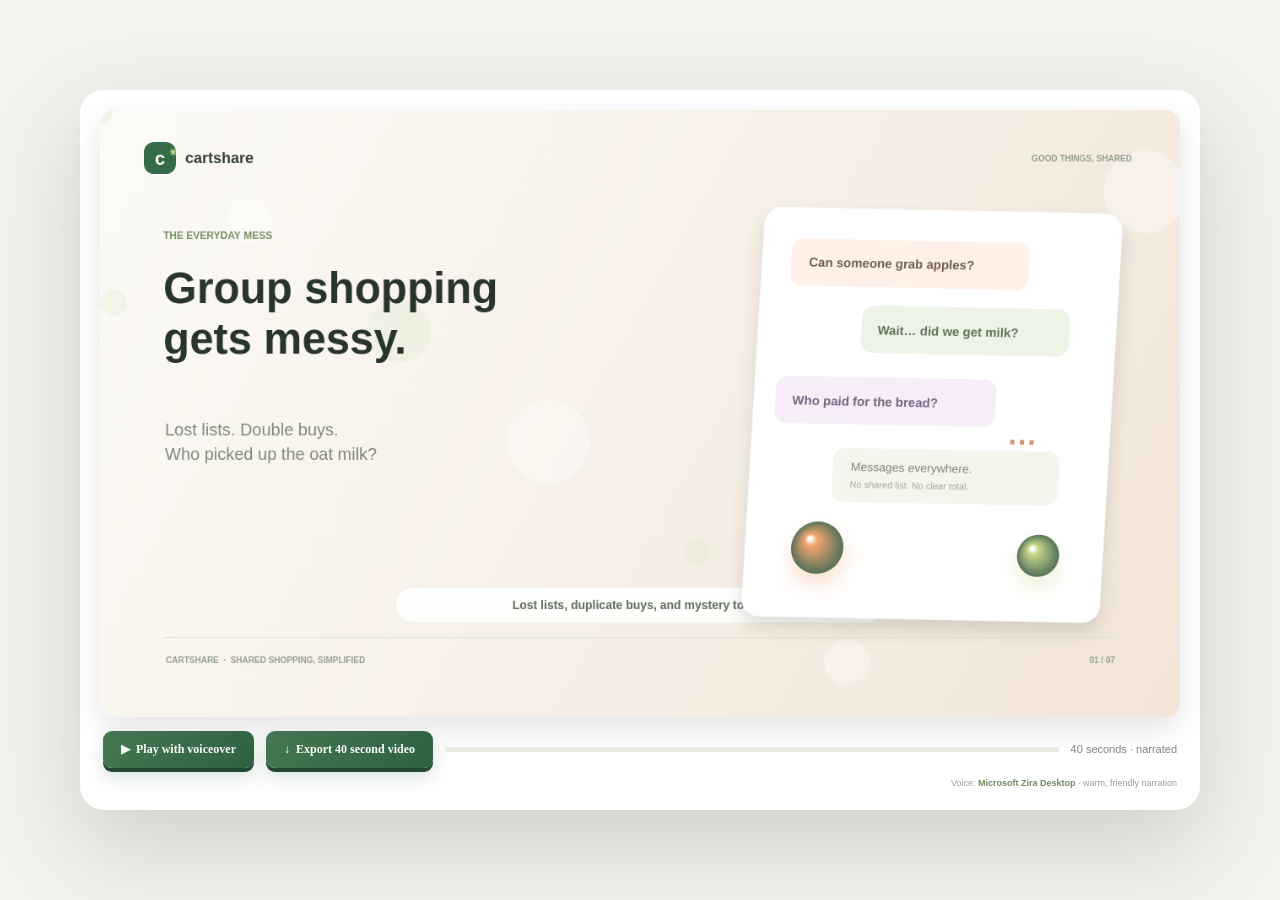
<file: assets/video/cartshare-explainer.html>
<!doctype html>
<html lang="en"><head><meta charset="utf-8"><meta name="viewport" content="width=device-width,initial-scale=1"><title>CartShare — 40 second explainer</title><style>
:root{--ink:#29352c;--green:#326946;--leaf:#8cae69;--lime:#d4ed8a;--paper:#faf9f4}*{box-sizing:border-box}body{margin:0;background:#f3f3ed;color:var(--ink);font:14px/1.4 'Segoe UI',sans-serif;min-height:100vh;display:grid;place-items:center;padding:25px}.stage{width:min(100%,1120px);background:white;padding:20px;border-radius:24px;box-shadow:0 35px 95px #26372630,inset 0 1px white}.screen{aspect-ratio:16/9;background:#f8f7ef;border-radius:15px;overflow:hidden;position:relative;box-shadow:0 12px 30px #24332620}canvas{width:100%;height:100%;display:block}.controls{display:flex;align-items:center;gap:12px;padding:14px 3px 2px}.controls button{border:0;background:linear-gradient(145deg,#477b54,#2d6141);color:white;border-radius:9px;padding:11px 18px;font:700 12px 'Segoe UI';cursor:pointer;box-shadow:0 4px 0 #214831,0 9px 18px #315f4230}.controls button:disabled{opacity:.6;cursor:wait}.controls span{font-size:11px;color:#7f897c}.bar{height:5px;background:#e9ede2;border-radius:99px;overflow:hidden;flex:1}.bar i{display:block;height:100%;width:0;background:linear-gradient(90deg,#7ea35f,#cfdf84);border-radius:99px}audio{display:none}.credit{text-align:right;color:#9aa095;font-size:9px;padding:7px 3px 0}.credit b{color:#71895d}
</style></head><body><div class="stage"><div class="screen"><canvas id="video" width="1280" height="720" aria-label="Animated CartShare explainer"></canvas></div><div class="controls"><button id="play">▶ &nbsp;Play with voiceover</button><button id="export">↓ &nbsp;Export 40 second video</button><div class="bar"><i id="progress"></i></div><span id="status">40 seconds · narrated</span></div><audio id="voice" src="cartshare-voiceover.wav" preload="auto"></audio><div class="credit">Voice: <b>Microsoft Zira Desktop</b> · warm, friendly narration</div></div>
<script>
const c=document.querySelector('#video'),ctx=c.getContext('2d'),audio=document.querySelector('#voice'),bar=document.querySelector('#progress'),status=document.querySelector('#status'),playBtn=document.querySelector('#play'),exportBtn=document.querySelector('#export');const W=1280,H=720,D=40740,SC=5820;let running=false,start=0,raf;
const scenes=[
{tag:'THE EVERYDAY MESS',title:'Group shopping\ngets messy.',copy:'Lost lists. Double buys.\nWho picked up the oat milk?',art:'chaos',color:'#f2e5d8'},
{tag:'ONE ROOM FOR EVERYONE',title:'Meet your crew’s\nshared shopping room.',copy:'Create a room. Share a code.\nEveryone’s on the same page.',art:'room',color:'#e8f0df'},
{tag:'250 THOUGHTFUL PICKS',title:'Find what you need\nin a few quick taps.',copy:'Ten everyday aisles. Search, sort,\nand save your favorites.',art:'shop',color:'#f0eadb'},
{tag:'ADD IT TOGETHER',title:'One tap adds it\nto your shared cart.',copy:'See who added each item.\nKeep every list in sync.',art:'cart',color:'#e2eee3'},
{tag:'THE FULL PICTURE',title:'Watch the total\ncome together.',copy:'Track every item and see how close\nyou are to free delivery.',art:'activity',color:'#e8ebdd'},
{tag:'READY WHEN YOU ARE',title:'A clear receipt.\nNo guesswork.',copy:'Print an itemized group receipt\nthat’s easy to check and share.',art:'receipt',color:'#f2e6da'},
{tag:'CARTSHARE',title:'Good things,\nshared.',copy:'Make the little things easier.\nStart your room today.',art:'final',color:'#e5eed9'}];
const subs=[{a:0,b:5.9,t:'Lost lists, duplicate buys, and mystery totals.'},{a:5.9,b:12,t:'CartShare gives your crew a shared shopping room.'},{a:12,b:18.3,t:'Explore 250 picks across ten everyday aisles.'},{a:18.3,b:23.8,t:'Search, save favorites, sort, and add in one tap.'},{a:23.8,b:30.5,t:'Watch your shared total climb toward free delivery.'},{a:30.5,b:35.2,t:'See who added what, as it happens.'},{a:35.2,b:39.4,t:'Print one clear, audit-friendly receipt.'},{a:39.4,b:40.74,t:'CartShare. Good things, shared.'}];
function round(x,y,w,h,r,fill,stroke,sw=1){ctx.beginPath();ctx.roundRect(x,y,w,h,r);if(fill){ctx.fillStyle=fill;ctx.fill()}if(stroke){ctx.lineWidth=sw;ctx.strokeStyle=stroke;ctx.stroke()}}
function text(t,x,y,size=20,color='#29352c',weight=500,align='left'){ctx.font=`${weight} ${size}px 'Segoe UI',sans-serif`;ctx.fillStyle=color;ctx.textAlign=align;ctx.textBaseline='alphabetic';ctx.fillText(t,x,y)}
function lines(str,x,y,size,color,weight=500,leading=1.18){str.split('\n').forEach((line,i)=>text(line,x,y+i*size*leading,size,color,weight))}
function blob(x,y,r,color,phase=0){let a=phase*2;ctx.save();ctx.translate(x,y+Math.sin(a)*6);ctx.shadowColor=color+'55';ctx.shadowBlur=25;ctx.shadowOffsetY=12;let g=ctx.createRadialGradient(-r*.3,-r*.35,2,0,0,r);g.addColorStop(0,'#ffffff');g.addColorStop(.18,color);g.addColorStop(1,'#55715a');ctx.fillStyle=g;ctx.beginPath();ctx.arc(0,0,r,0,Math.PI*2);ctx.fill();ctx.restore()}
function card3d(x,y,w,h,fill='#fff',phase=0){ctx.save();ctx.translate(x,y+Math.sin(phase*2)*4);ctx.shadowColor='#35452f2d';ctx.shadowBlur=22;ctx.shadowOffsetY=12;round(0,0,w,h,20,fill);ctx.shadowColor='transparent';ctx.strokeStyle='#ffffffcc';ctx.lineWidth=2;ctx.beginPath();ctx.roundRect(0,0,w,h,20);ctx.stroke();ctx.restore()}
function avatar(x,y,ch,bg){ctx.fillStyle=bg;ctx.beginPath();ctx.arc(x,y,22,0,7);ctx.fill();text(ch,x,y+6,15,'#43593e',700,'center')}
function base(sec,idx,p){let s=scenes[idx];ctx.clearRect(0,0,W,H);let g=ctx.createLinearGradient(0,0,W,H);g.addColorStop(0,'#fcfbf7');g.addColorStop(1,s.color);ctx.fillStyle=g;ctx.fillRect(0,0,W,H);ctx.globalAlpha=.32;for(let i=0;i<9;i++){ctx.fillStyle=i%2?'#fff':'#dce8ce';ctx.beginPath();ctx.arc((i*177+sec*11)%1400,(i*131+sec*8)%820,16+(i%4)*11,0,7);ctx.fill()}ctx.globalAlpha=1;round(52,38,38,38,12,'#366b49');text('c',71,65,22,'#fff',800,'center');text('✳',82,54,11,'#d8ef93',800);text('cartshare',101,63,18,'#354237',800);text('GOOD THINGS, SHARED',1223,61,10,'#96a18d',700,'right');text(s.tag,75,153,12,'#789066',700);lines(s.title,75,229,51,'#28352b',750,1.18);lines(s.copy,77,386,20,'#7e897c',450,1.45);round(75,625,1130,1,1,'#dbe2d2');text('CARTSHARE  ·  SHARED SHOPPING, SIMPLIFIED',78,656,10,'#96a18d',700);text('01 / 07'.replace('01',(idx+1).toString().padStart(2,'0')),1203,656,10,'#96a18d',700,'right');let sub=subs.find(x=>sec>=x.a&&sec<x.b);if(sub){ctx.save();round(350,566,580,42,21,'#ffffffec','#edf0e7');text(sub.t,640,592,14,'#5f6d5b',600,'center');ctx.restore()}}
function art(sec,idx,p){let s=scenes[idx];ctx.save();ctx.translate(770,100);ctx.transform(1,.02,-.06,1,0,0);card3d(20,15,423,484,'#fff',p);if(s.art==='chaos'){round(54,51,282,56,14,'#fff1e8');text('Can someone grab apples?',75,84,15,'#735e51',600);round(142,129,246,56,14,'#edf4e6');text('Wait… did we get milk?',161,163,15,'#60745d',600);round(45,214,261,56,14,'#f6edf9');text('Who paid for the bread?',65,248,15,'#796582',600);round(118,298,268,64,14,'#f5f5ed');text('Messages everywhere.',139,325,14,'#7e897c',500);text('No shared list. No clear total.',139,345,11,'#a1a99d',400);blob(105,417,31,'#f2a46f',p);blob(367,418,25,'#c8d98a',p+.3);text('…',322,290,36,'#d29771',700)}
if(s.art==='room'){round(56,53,351,379,22,'#f8faf4','#e9eee2');text('YOUR SHOPPING ROOM',83,91,11,'#8d9b83',700);text('Sunday reset',83,127,23,'#354237',750);round(82,154,298,109,17,'#e9f1df');text('INVITE CODE',101,184,10,'#8b987f',700);text('SUN-482',101,226,30,'#356642',800);text('⧉',338,226,23,'#749466',700);avatar(110,323,'Y','#e4edd8');avatar(169,323,'J','#f7dfd1');avatar(228,323,'A','#dee9ed');text('3 friends shopping together',270,329,14,'#75806f',600,'center');round(105,375,245,43,12,'#386c49');text('Room is ready to shop',227,403,14,'#fff',700,'center')}
if(s.art==='shop'){let items=[['🥑','Avocados','$4.50'],['🍓','Fresh berries','$5.20'],['🥛','Oat milk','$3.25'],['🥖','Sourdough','$6.00'],['🧀','Cheddar','$4.79'],['🍊','Mandarins','$3.50']];items.forEach((it,i)=>{let x=53+(i%2)*170,y=50+Math.floor(i/2)*119;round(x,y,153,101,14,['#edf3e5','#faeee5','#f3eedc'][i%3]);text(it[0],x+22,y+44,29,'#29352c',500);text(it[1],x+60,y+36,12,'#354237',650);text(it[2],x+60,y+60,13,'#698055',700);round(x+116,y+68,25,23,7,'#dce9ce');text('+',x+128,y+85,17,'#4b764c',700,'center')});text('BROWSE 250 PICKS',82,435,11,'#87947b',700)}
if(s.art==='cart'){text('SHARED CART',59,66,12,'#8a9780',700);text('4 items',376,66,11,'#91a083',500,'right');[['🥑','Avocados','Jamie','$4.50'],['🍞','Sourdough','You','$6.00'],['🥛','Oat milk','Alex','$3.25'],['🍓','Berries','You','$5.20']].forEach((r,i)=>{let y=99+i*70;round(49,y,365,58,13,'#fafbf7');text(r[0],71,y+38,23);text(r[1],108,y+25,13,'#354237',650);text('Added by '+r[2],108,y+43,10,'#9aa394',450);text(r[3],390,y+35,12,'#43543c',700,'right')});round(49,397,365,47,12,'#e9f1df');text('Group total',68,426,12,'#778570',600);text('$18.95',391,427,17,'#356542',800,'right')}
if(s.art==='activity'){text('OUR GROUP ORDER',58,69,12,'#8b9781',700);round(52,91,365,104,16,'#f0f5e8');text('FREE DELIVERY',74,120,10,'#839279',700);text('$62.40',74,156,26,'#354c39',800);text('/ $75',161,156,12,'#9da591',500);round(74,171,315,8,5,'#dfe7d4');round(74,171,262,8,5,'#a9c378');[['Y','You added oat milk','2 min ago','#e6efdb'],['J','Jamie added avocados','just now','#f7ded0'],['A','Alex added strawberries','just now','#dfe8ed']].forEach((r,i)=>{let y=243+i*63;avatar(82,y+3,r[0],r[3]);text(r[1],119,y,13,'#455344',650);text(r[2],119,y+21,10,'#a0a79b',450);round(350,y-7,47,26,10,'#f0f3ea');text('SYNC',373,y+11,8,'#789266',700,'center')})}
if(s.art==='receipt'){round(76,48,317,394,13,'#fffefa','#e8e9e1');round(154,33,160,31,9,'#e7edde');text('CARTSHARE · RECEIPT',235,54,11,'#668055',750,'center');text('Sunday reset',101,102,20,'#354237',750);text('November 18 · Group order',101,123,11,'#9ca294',450);round(101,145,267,1,1,'#e9ebe3');[['Avocados','$4.50'],['Sourdough','$6.00'],['Oat milk','$3.25'],['Berries','$5.20']].forEach((r,i)=>{let y=183+i*43;text(r[0],103,y,13,'#65705f',500);text(r[1],365,y,13,'#354237',650,'right')});round(101,346,267,1,1,'#e9ebe3');text('TOTAL',103,381,11,'#8b9387',700);text('$18.95',365,383,19,'#386a48',800,'right');text('Fair. Clear. Ready to share.',235,417,10,'#a1a89c',450,'center')}
if(s.art==='final'){// sculpted basket and orbiting produce
ctx.save();ctx.translate(235,260);ctx.rotate(-.06);ctx.shadowColor='#34452e46';ctx.shadowBlur=30;ctx.shadowOffsetY=21;round(-134,-44,268,163,27,'#477c55');ctx.shadowColor='transparent';round(-119,-36,238,140,20,'#eaf0dc');ctx.beginPath();ctx.moveTo(-123,-39);ctx.lineTo(112,-39);ctx.lineTo(92,73);ctx.quadraticCurveTo(88,95,64,96);ctx.lineTo(-81,96);ctx.quadraticCurveTo(-103,94,-108,71);ctx.closePath();ctx.fillStyle='#4c8054';ctx.fill();ctx.strokeStyle='#d8e8c9';ctx.lineWidth=8;for(let i=-2;i<=2;i++){ctx.beginPath();ctx.moveTo(i*38,-32);ctx.lineTo(i*31,86);ctx.stroke()}ctx.beginPath();ctx.moveTo(-109,5);ctx.lineTo(98,5);ctx.moveTo(-103,42);ctx.lineTo(93,42);ctx.stroke();ctx.restore();blob(141,174,39,'#ed9364',p);blob(318,168,31,'#9bbd6a',p+.4);blob(143,354,27,'#e8c85e',p+.7);text('🫐',315,377,42,'#29352c',500,'center');text('🥖',375,246,41,'#29352c',500,'center');text('250',239,275,22,'#fff',800,'center')}
ctx.restore()}
function frame(ts){if(!running)return;let sec=Math.min((ts-start)/1000,D/1000),idx=Math.min(6,Math.floor(sec/(SC/1000))),p=(sec%(SC/1000))/(SC/1000);base(sec,idx,p);art(sec,idx,p);bar.style.width=(sec/(D/1000)*100)+'%';if(sec>=D/1000){running=false;cancelAnimationFrame(raf);playBtn.textContent='▶  Play with voiceover';return}raf=requestAnimationFrame(frame)}
async function play(){if(running){running=false;cancelAnimationFrame(raf);audio.pause();audio.currentTime=0;playBtn.textContent='▶  Play with voiceover';return}running=true;start=performance.now();audio.currentTime=0;await audio.play();playBtn.textContent='Ⅱ  Pause';raf=requestAnimationFrame(frame);audio.onended=()=>{running=false;playBtn.textContent='▶  Play with voiceover'}}
playBtn.onclick=play;
exportBtn.onclick=async()=>{if(!window.MediaRecorder||!c.captureStream){status.textContent='Video export needs a current Chrome or Edge browser';return}exportBtn.disabled=true;playBtn.disabled=true;status.textContent='Recording animation and narration… 40 seconds';if(!window._cartAudio){let AC=window.AudioContext||window.webkitAudioContext;window._cartAudio=new AC();let source=window._cartAudio.createMediaElementSource(audio);source.connect(window._cartAudio.destination);window._cartAudioSource=source}await window._cartAudio.resume();let canvasStream=c.captureStream(30),audioDest=window._cartAudio.createMediaStreamDestination();window._cartAudioSource.connect(audioDest);audioDest.stream.getAudioTracks().forEach(t=>canvasStream.addTrack(t));let mime=MediaRecorder.isTypeSupported('video/webm;codecs=vp9,opus')?'video/webm;codecs=vp9,opus':'video/webm';let rec=new MediaRecorder(canvasStream,{mimeType:mime,videoBitsPerSecond:6500000});let chunks=[];rec.ondataavailable=e=>{if(e.data.size)chunks.push(e.data)};rec.onstop=async()=>{try{let blob=new Blob(chunks,{type:'video/webm'});status.textContent='Finalizing video…';let response=await fetch('/save-video',{method:'POST',headers:{'Content-Type':'video/webm'},body:blob});if(!response.ok)throw new Error('save failed');status.textContent='Your 40-second video is saved in outputs.'}catch(err){let blob=new Blob(chunks,{type:'video/webm'}),url=URL.createObjectURL(blob),a=document.createElement('a');a.href=url;a.download='CartShare-Animated-Explainer.webm';a.click();status.textContent='Video downloaded as CartShare-Animated-Explainer.webm'}exportBtn.disabled=false;playBtn.disabled=false};rec.start(250);running=true;start=performance.now();audio.currentTime=0;await audio.play();playBtn.textContent='Recording…';raf=requestAnimationFrame(frame);setTimeout(()=>{if(rec.state==='recording'){running=false;cancelAnimationFrame(raf);audio.pause();rec.stop();playBtn.textContent='▶  Play with voiceover'}},D)};
base(0,0,0);art(0,0,0);
</script></body></html>
</file>
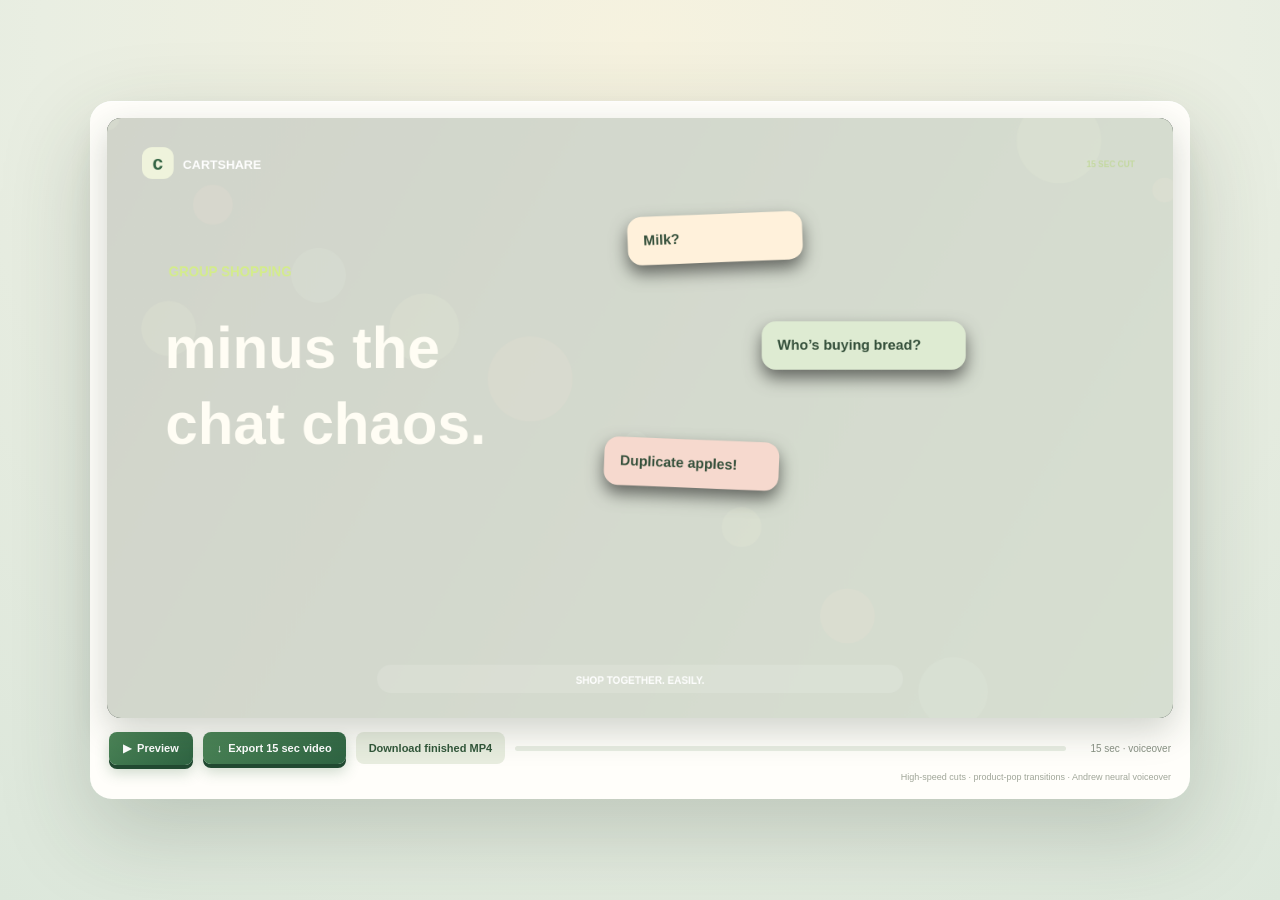
<file: assets/video/cartshare-teaser-15s.html>
<!doctype html><html lang="en"><head><meta charset="utf-8"><meta name="viewport" content="width=device-width,initial-scale=1"><title>CartShare — 15 second cut</title><style>
*{box-sizing:border-box}body{margin:0;min-height:100vh;display:grid;place-items:center;background:radial-gradient(circle at 50% 5%,#f6f2df,#e9eee2 56%,#dce7db);font:14px 'Segoe UI',sans-serif;color:#26332a;padding:22px}.player{width:min(1100px,100%);padding:17px;border-radius:22px;background:#fffefa;box-shadow:0 32px 90px #253b2a36,inset 0 1px #fff}.screen{position:relative;overflow:hidden;border-radius:14px;aspect-ratio:16/9;background:#17271d;box-shadow:0 13px 35px #23352736}.screen:after{content:'';position:absolute;inset:0;pointer-events:none;background:linear-gradient(120deg,#fff2 0 1px,transparent 1px 100%);opacity:.09;background-size:9px 9px}canvas{width:100%;height:100%;display:block}.toolbar{display:flex;align-items:center;gap:10px;padding:14px 2px 2px}.toolbar button{border:0;border-radius:8px;padding:10px 14px;background:linear-gradient(145deg,#4d8658,#2e6342);color:white;font-weight:700;font-size:11px;cursor:pointer;box-shadow:0 4px 0 #214931,0 8px 14px #376a4440}.toolbar button:disabled{opacity:.6}.progress{flex:1;height:5px;border-radius:5px;background:#e8ede2;overflow:hidden}.progress i{display:block;width:0;height:100%;background:linear-gradient(90deg,#82ab64,#d3e77b)}.status{font-size:10px;color:#899184;min-width:95px;text-align:right}audio{display:none}.hint{font-size:9px;color:#a0a699;text-align:right;padding:5px 2px 0}
</style></head><body><main class="player"><div class="screen"><canvas id="c" width="1280" height="720"></canvas></div><div class="toolbar"><button id="play">▶ &nbsp;Preview</button><button id="export">↓ &nbsp;Export 15 sec video</button><a href="cartshare-teaser-15s.mp4" download style="display:inline-block;padding:10px 13px;border-radius:8px;background:#e8eddf;color:#32573a;text-decoration:none;font-weight:700;font-size:11px">Download finished MP4</a><div class="progress"><i id="fill"></i></div><span id="status" class="status">15 sec · voiceover</span></div><audio id="voice" src="cartshare-teaser-15s.mp3" preload="auto"></audio><div class="hint">High-speed cuts · product-pop transitions · Andrew neural voiceover</div></main><script>
const cv=document.querySelector('#c'),x=cv.getContext('2d'),voice=document.querySelector('#voice'),fill=document.querySelector('#fill'),status=document.querySelector('#status'),playBtn=document.querySelector('#play'),exportBtn=document.querySelector('#export'),D=15000,step=3750;let active=false,origin=0,raf;
function rr(a,b,w,h,r,col,stroke){x.beginPath();x.roundRect(a,b,w,h,r);x.fillStyle=col;x.fill();if(stroke){x.lineWidth=2;x.strokeStyle=stroke;x.stroke()}}
function t(s,a,b,size,color='#f8f6e9',weight=800,align='left'){x.font=`${weight} ${size}px 'Segoe UI',sans-serif`;x.fillStyle=color;x.textAlign=align;x.textBaseline='alphabetic';x.fillText(s,a,b)}
function shadowCard(a,b,w,h,p,rot=0){x.save();x.translate(a+w/2,b+h/2+Math.sin(p*7)*4);x.rotate(rot);x.shadowColor='#0008';x.shadowBlur=25;x.shadowOffsetY=13;rr(-w/2,-h/2,w,h,20,'#fbfaf2');x.shadowColor='transparent';x.restore()}
function draw(sec,i,p){x.clearRect(0,0,1280,720);let g=x.createLinearGradient(0,0,1280,720);g.addColorStop(0,i%2?'#2b4833':'#182820');g.addColorStop(1,i%2?'#14231b':'#355d40');x.fillStyle=g;x.fillRect(0,0,1280,720);for(let j=0;j<13;j++){x.globalAlpha=.12;x.fillStyle=['#d3ed83','#f58e68','#a7d6c4'][j%3];x.beginPath();x.arc((j*127+sec*38)%1450,(j*83+Math.sin(sec+j)*25)%730,15+j%5*9,0,7);x.fill()}x.globalAlpha=1;
// Fast editorial flashes and impact frame at each cut
if(p<.075){x.fillStyle=`rgba(255,255,245,${(1-p/.075)*.8})`;x.fillRect(0,0,1280,720)}
// brand bug
rr(42,35,38,38,12,'#eff3dc');t('c',61,62,23,'#356545',900,'center');t('CARTSHARE',91,61,15,'#fff',800);t('15 SEC CUT',1234,59,10,'#c4d9a0',700,'right');
if(i===0){t('GROUP SHOPPING',74,190,16,'#d4ed8a',800);t('minus the',69,300,70,'#fffdf4',900);t('chat chaos.',70,391,70,'#fffdf4',900);let bubbles=[['Milk?','💬',735,143],['Who’s buying bread?','🥖',886,272],['Duplicate apples!','🍎',696,414]];bubbles.forEach((b,j)=>{x.save();x.translate(b[2]+Math.sin(sec*7+j)*12,b[3]);x.rotate((j-1)*.04);x.shadowColor='#0008';x.shadowBlur=20;x.shadowOffsetY=10;rr(-110,-28,j===1?245:210,58,17,['#fff1db','#deebd2','#f6d9ce'][j]);x.shadowColor='transparent';t(b[0],-91,6,17,'#35503b',700);x.restore()})}
if(i===1){t('250 PICKS',77,191,17,'#d4ed8a',800);t('10 aisles.',72,293,65,'#fffdf4',900);t('One happy cart.',72,370,46,'#fffdf4',900);let a=['🍓','🥑','🥐','🥛','🥨','🧃'];a.forEach((v,j)=>{let bx=715+(j%3)*150,by=166+Math.floor(j/3)*176;shadowCard(bx,by,115,126,p,j%2?.04:-.03);t(v,bx+57,by+85,47,'#333',500,'center');t(['FRUIT','GREENS','BAKERY','DAIRY','SNACKS','DRINKS'][j],bx+57,by+111,9,'#63745b',800,'center')});t('SEARCH  ·  SAVE  ·  SORT  ·  ADD',785,555,12,'#d4ed8a',800,'center')}
if(i===2){t('EVERY ITEM',75,188,16,'#d4ed8a',800);t('Everybody’s',71,283,57,'#fffdf4',900);t('in the loop.',71,353,57,'#fffdf4',900);rr(688,110,450,418,25,'#f8f8ee');t('SHARED CART',724,155,11,'#829276',800);[['🥑','Avocados','Jamie','$4.50'],['🥛','Oat milk','You','$3.25'],['🍞','Sourdough','Alex','$6.00']].forEach((r,j)=>{let y=183+j*86;rr(716,y,394,69,15,'#fff','#e8ebdf');t(r[0],749,y+46,28,'#333',500,'center');t(r[1],781,y+29,15,'#354337',700);t('added by '+r[2],781,y+49,10,'#96a08f',500);t(r[3],1082,y+41,14,'#3a6445',800,'right')});rr(716,461,394,45,13,'#e8f0da');t('TOTAL  $13.75',1080,489,16,'#3b6845',800,'right');let w=340*p;rr(716,534,394,12,6,'#ffffff4d');rr(716,534,w,12,6,'#c6e47b');t('FREE DELIVERY PROGRESS',716,574,10,'#d4ed8a',800)}
if(i===3){t('ORDER READY?',76,185,16,'#d4ed8a',800);t('Print it.',71,286,65,'#fffdf4',900);t('Share it.',71,362,65,'#fffdf4',900);shadowCard(786,108,293,438,p,.03);rr(801,124,263,419,15,'#fffefa');t('CARTSHARE · RECEIPT',932,164,10,'#71845e',800,'center');t('Sunday reset',832,209,19,'#334237',800);[['Avocados','$4.50'],['Oat milk','$3.25'],['Sourdough','$6.00']].forEach((r,j)=>{t(r[0],831,260+j*44,13,'#657064',600);t(r[1],1035,260+j*44,13,'#364439',700,'right')});x.beginPath();x.setLineDash([4,5]);x.moveTo(826,402);x.lineTo(1040,402);x.strokeStyle='#c7cebf';x.stroke();t('TOTAL',830,443,10,'#9aa28f',800);t('$13.75',1038,447,20,'#376b49',900,'right');rr(730,580,380,56,17,'#d4ed83');t('GOOD THINGS, SHARED.',920,616,16,'#294833',900,'center')}
let caps=['SHOP TOGETHER. EASILY.','250 PICKS · 10 QUICK AISLES','ONE CART · TOTALS · LIVE ACTIVITY','CARTSHARE · GOOD THINGS, SHARED'];rr(324,656,632,34,17,'#ffffff20');t(caps[i],640,679,12,'#fff',800,'center');}
function frame(ts){if(!active)return;let ms=Math.min(ts-origin,D),i=Math.min(3,Math.floor(ms/step)),p=(ms%step)/step;draw(ms/1000,i,p);fill.style.width=(ms/D*100)+'%';if(ms>=D){active=false;playBtn.textContent='▶  Preview';return}raf=requestAnimationFrame(frame)}
async function play(){if(active){active=false;cancelAnimationFrame(raf);voice.pause();voice.currentTime=0;playBtn.textContent='▶  Preview';return}active=true;origin=performance.now();voice.currentTime=0;await voice.play();playBtn.textContent='Ⅱ  Pause';raf=requestAnimationFrame(frame);voice.onended=()=>{active=false;playBtn.textContent='▶  Preview'}}
playBtn.onclick=play;exportBtn.onclick=async()=>{if(!window.MediaRecorder||!cv.captureStream){status.textContent='Open in current Chrome or Edge';return}exportBtn.disabled=true;playBtn.disabled=true;status.textContent='Cutting the 15-second teaser…';if(!window._ctx){let AC=window.AudioContext||window.webkitAudioContext;window._ctx=new AC();window._source=window._ctx.createMediaElementSource(voice);window._dest=window._ctx.createMediaStreamDestination();window._source.connect(window._ctx.destination);window._source.connect(window._dest)}await window._ctx.resume();let stream=cv.captureStream(30);window._dest.stream.getAudioTracks().forEach(track=>stream.addTrack(track));let mime=MediaRecorder.isTypeSupported('video/webm;codecs=vp9,opus')?'video/webm;codecs=vp9,opus':'video/webm';let rec=new MediaRecorder(stream,{mimeType:mime,videoBitsPerSecond:6500000}),chunks=[];rec.ondataavailable=e=>{if(e.data.size)chunks.push(e.data)};rec.onstop=async()=>{let blob=new Blob(chunks,{type:'video/webm'});try{let res=await fetch('/save-video-15',{method:'POST',headers:{'Content-Type':'video/webm'},body:blob});if(!res.ok)throw new Error('save unavailable');status.textContent='15-second video saved.'}catch{let url=URL.createObjectURL(blob),a=document.createElement('a');a.href=url;a.download='CartShare-15-Second-Teaser.webm';a.click();status.textContent='Downloaded CartShare-15-Second-Teaser.webm'}exportBtn.disabled=false;playBtn.disabled=false};rec.start(200);active=true;origin=performance.now();voice.currentTime=0;await voice.play();playBtn.textContent='Recording…';raf=requestAnimationFrame(frame);setTimeout(()=>{if(rec.state==='recording'){active=false;cancelAnimationFrame(raf);voice.pause();rec.stop();playBtn.textContent='▶  Preview'}},D)};draw(0,0,0);
</script></body></html>
</file>
